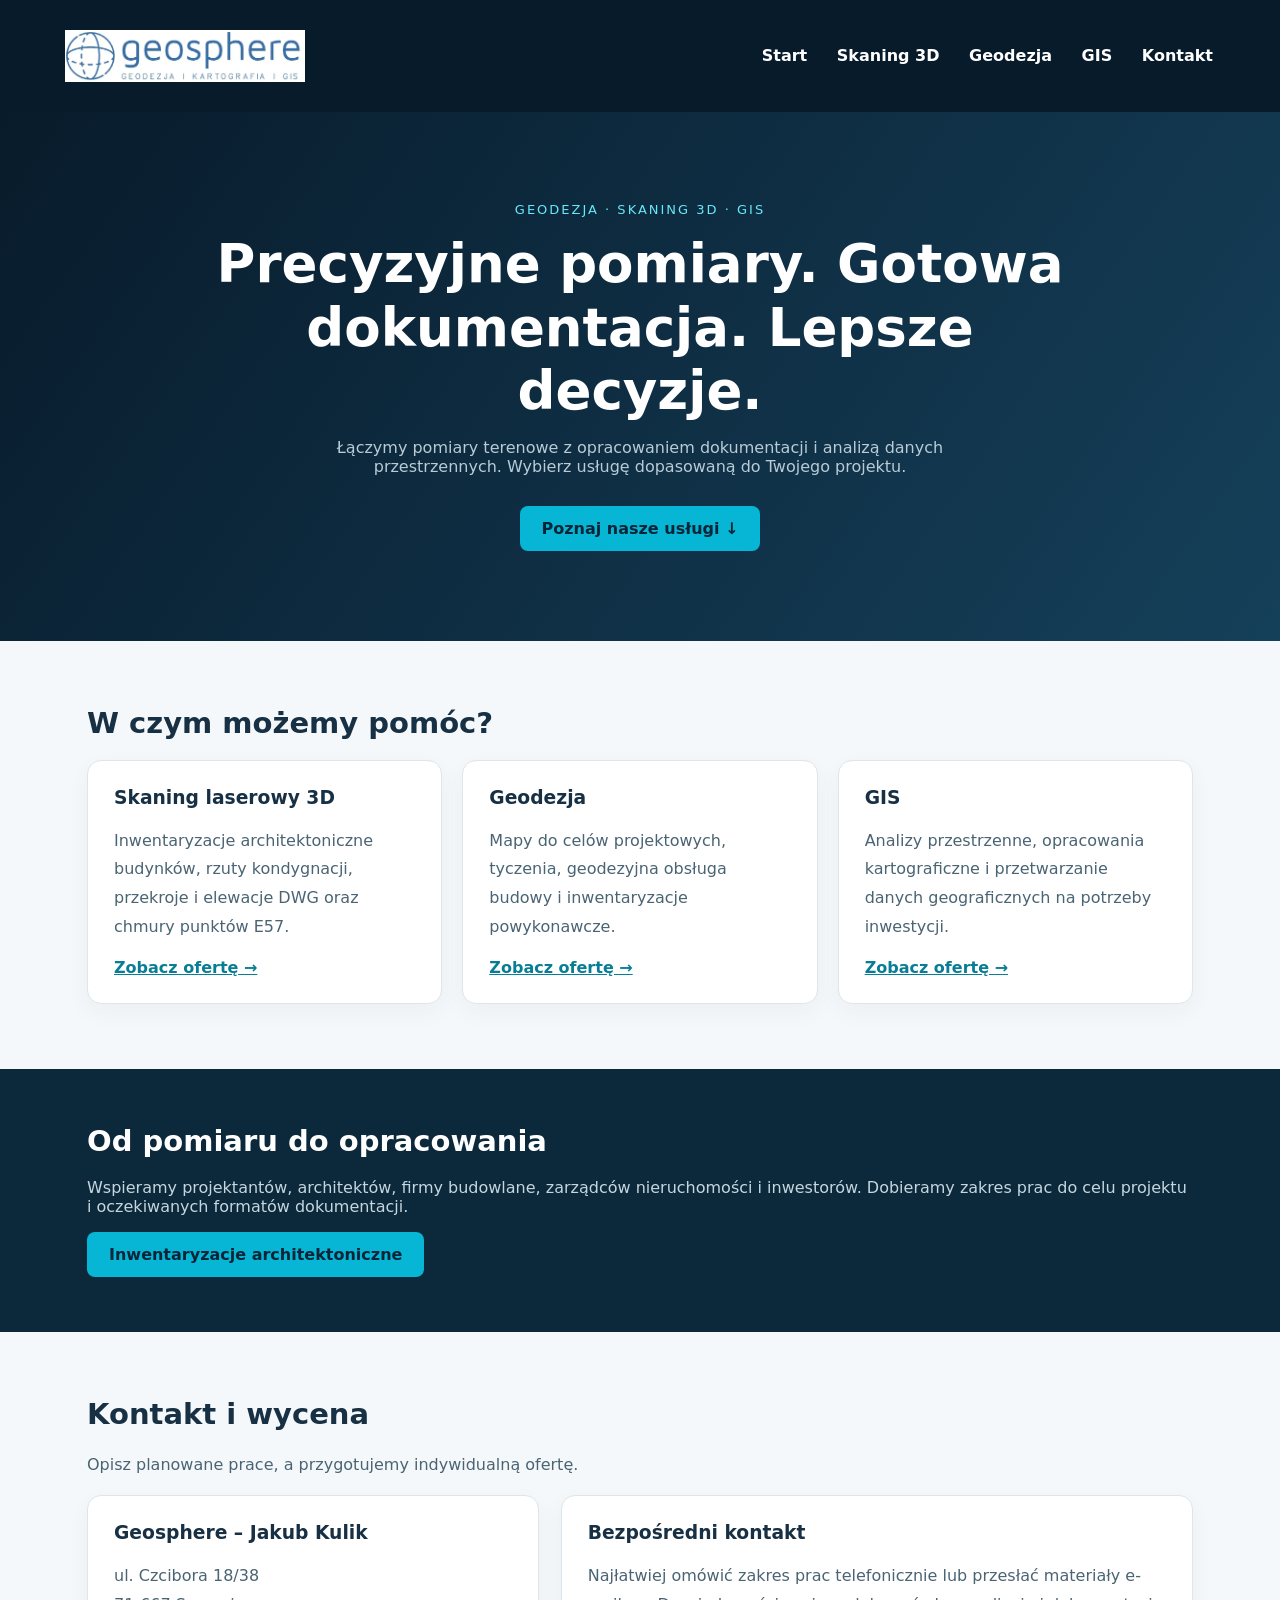
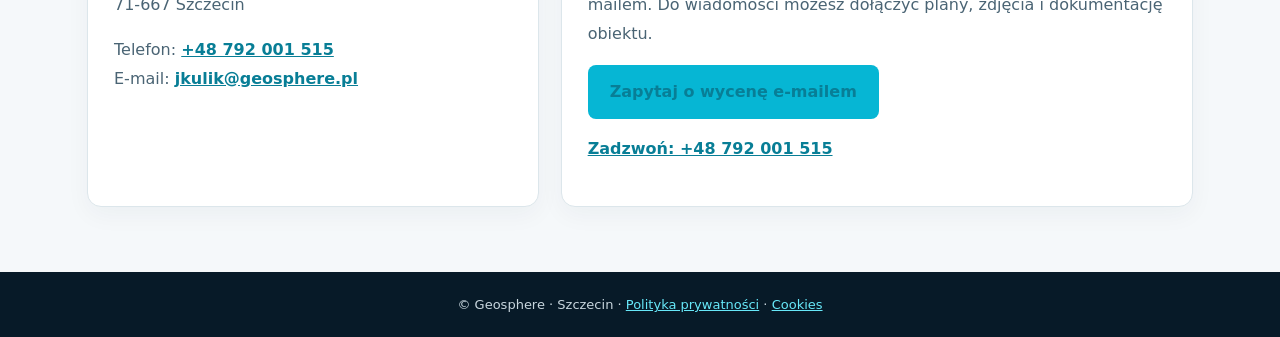
<file: index.html>
<!doctype html><html lang="pl"><head><meta charset="utf-8"><meta name="viewport" content="width=device-width,initial-scale=1"><title>Geodezja, skaning laserowy 3D i GIS – Szczecin | Geosphere</title><meta name="description" content="Geosphere: skaning laserowy 3D, inwentaryzacje architektoniczne DWG, geodezja i analizy GIS. Szczecin i cała Polska."><link rel="stylesheet" href="geosphere.css"><link rel="canonical" href="https://geosphere.pl/"><meta name="robots" content="index,follow"><meta property="og:type" content="website"><meta property="og:title" content="Geosphere – geodezja, skaning 3D i GIS"><meta property="og:url" content="https://geosphere.pl/"></head><body><header><a class="brand" href="index.html" aria-label="Geosphere – strona główna"><img src="images/logo.webp" alt="Logo Geosphere" class="brand-logo"></a><nav aria-label="Menu główne"><a href="index.html">Start</a><a href="skaning-laserowy.html">Skaning 3D</a><a href="geodezja.html">Geodezja</a><a href="gis.html">GIS</a><a href="index.html#kontakt">Kontakt</a></nav></header><main><div class="hero"><div class="eyebrow">Geodezja · Skaning 3D · GIS</div><h1>Precyzyjne pomiary. Gotowa dokumentacja. Lepsze decyzje.</h1><p>Łączymy pomiary terenowe z opracowaniem dokumentacji i analizą danych przestrzennych. Wybierz usługę dopasowaną do Twojego projektu.</p><a class="btn" href="#uslugi">Poznaj nasze usługi ↓</a></div><section class="wrap" id="uslugi"><h2>W czym możemy pomóc?</h2><div class="cards"><article class="card"><h3>Skaning laserowy 3D</h3><p>Inwentaryzacje architektoniczne budynków, rzuty kondygnacji, przekroje i elewacje DWG oraz chmury punktów E57.</p><a href="skaning-laserowy.html">Zobacz ofertę →</a></article><article class="card"><h3>Geodezja</h3><p>Mapy do celów projektowych, tyczenia, geodezyjna obsługa budowy i inwentaryzacje powykonawcze.</p><a href="geodezja.html">Zobacz ofertę →</a></article><article class="card"><h3>GIS</h3><p>Analizy przestrzenne, opracowania kartograficzne i przetwarzanie danych geograficznych na potrzeby inwestycji.</p><a href="gis.html">Zobacz ofertę →</a></article></div></section><section class="band"><div class="wrap"><h2>Od pomiaru do opracowania</h2><p>Wspieramy projektantów, architektów, firmy budowlane, zarządców nieruchomości i inwestorów. Dobieramy zakres prac do celu projektu i oczekiwanych formatów dokumentacji.</p><a class="btn" href="skaning-laserowy.html">Inwentaryzacje architektoniczne</a></div></section><section class="wrap" id="kontakt"><h2>Kontakt i wycena</h2><p class="lead">Opisz planowane prace, a przygotujemy indywidualną ofertę.</p><div class="contact-grid"><div class="card"><h3>Geosphere – Jakub Kulik</h3><p>ul. Czcibora 18/38<br>71-667 Szczecin</p><p>Telefon: <a href="tel:+48792001515">+48 792 001 515</a><br>E-mail: <a href="mailto:jkulik@geosphere.pl">jkulik@geosphere.pl</a></p></div><div class="card"><h3>Bezpośredni kontakt</h3><p>Najłatwiej omówić zakres prac telefonicznie lub przesłać materiały e-mailem. Do wiadomości możesz dołączyć plany, zdjęcia i dokumentację obiektu.</p><p><a class="btn" href="mailto:jkulik@geosphere.pl?subject=Zapytanie%20o%20wycen%C4%99%20%E2%80%93%20Geosphere">Zapytaj o wycenę e-mailem</a></p><p><a href="tel:+48792001515">Zadzwoń: +48 792 001 515</a></p></div></div></section></main><footer>© Geosphere · Szczecin · <a href="privacy.html">Polityka prywatności</a> · <a href="cookies.html">Cookies</a></footer></body></html>
</file>
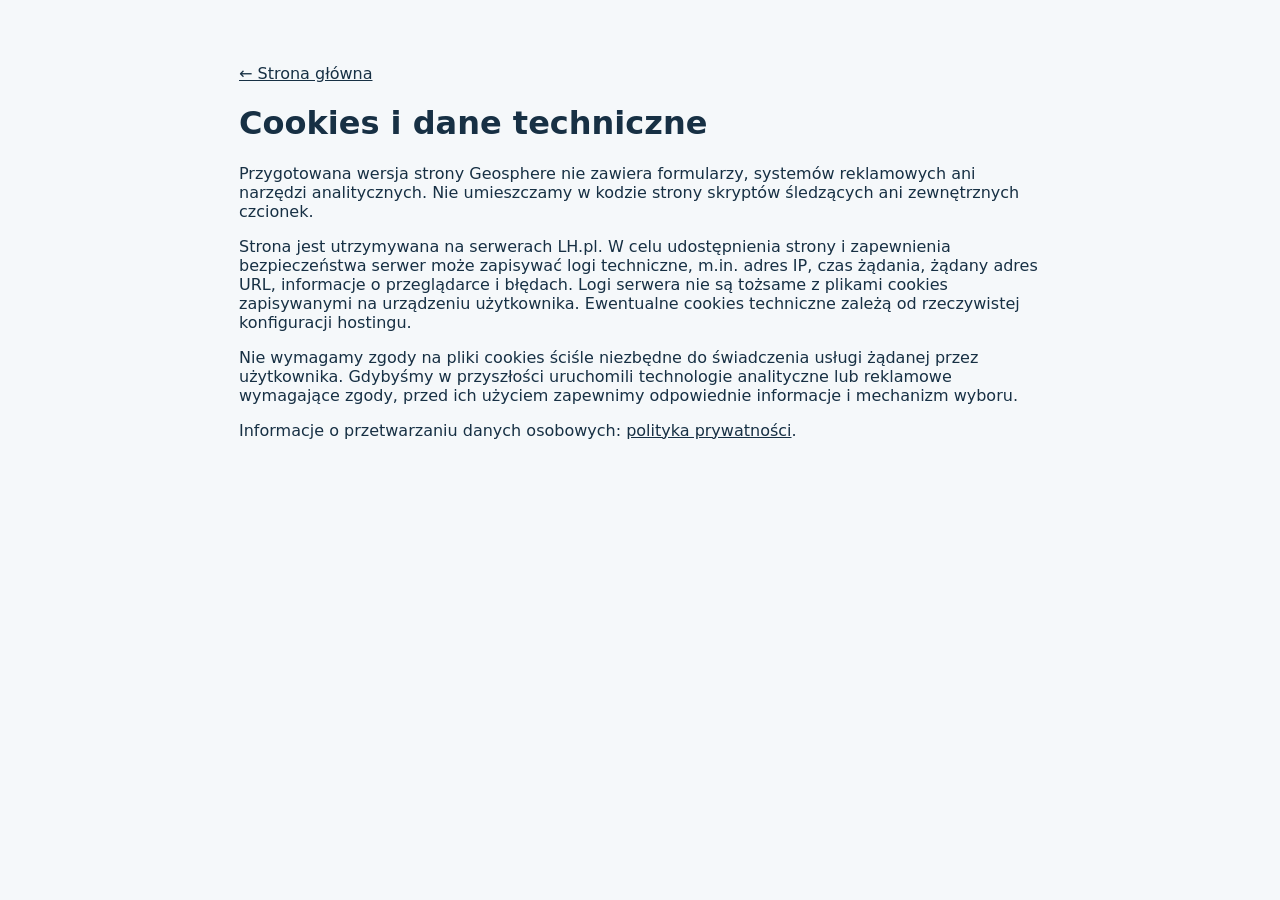
<file: cookies.html>
<!doctype html><html lang="pl"><head><meta charset="utf-8"><meta name="viewport" content="width=device-width,initial-scale=1"><title>Cookies i dane techniczne | Geosphere</title><meta name="robots" content="noindex,follow"><link rel="stylesheet" href="geosphere.css"></head><body><main class="wrap" style="padding:48px 24px;max-width:850px"><p><a href="index.html">← Strona główna</a></p><h1>Cookies i dane techniczne</h1><p>Przygotowana wersja strony Geosphere nie zawiera formularzy, systemów reklamowych ani narzędzi analitycznych. Nie umieszczamy w kodzie strony skryptów śledzących ani zewnętrznych czcionek.</p><p>Strona jest utrzymywana na serwerach LH.pl. W celu udostępnienia strony i zapewnienia bezpieczeństwa serwer może zapisywać logi techniczne, m.in. adres IP, czas żądania, żądany adres URL, informacje o przeglądarce i błędach. Logi serwera nie są tożsame z plikami cookies zapisywanymi na urządzeniu użytkownika. Ewentualne cookies techniczne zależą od rzeczywistej konfiguracji hostingu.</p><p>Nie wymagamy zgody na pliki cookies ściśle niezbędne do świadczenia usługi żądanej przez użytkownika. Gdybyśmy w przyszłości uruchomili technologie analityczne lub reklamowe wymagające zgody, przed ich użyciem zapewnimy odpowiednie informacje i mechanizm wyboru.</p><p>Informacje o przetwarzaniu danych osobowych: <a href="privacy.html">polityka prywatności</a>.</p></main></body></html>
</file>
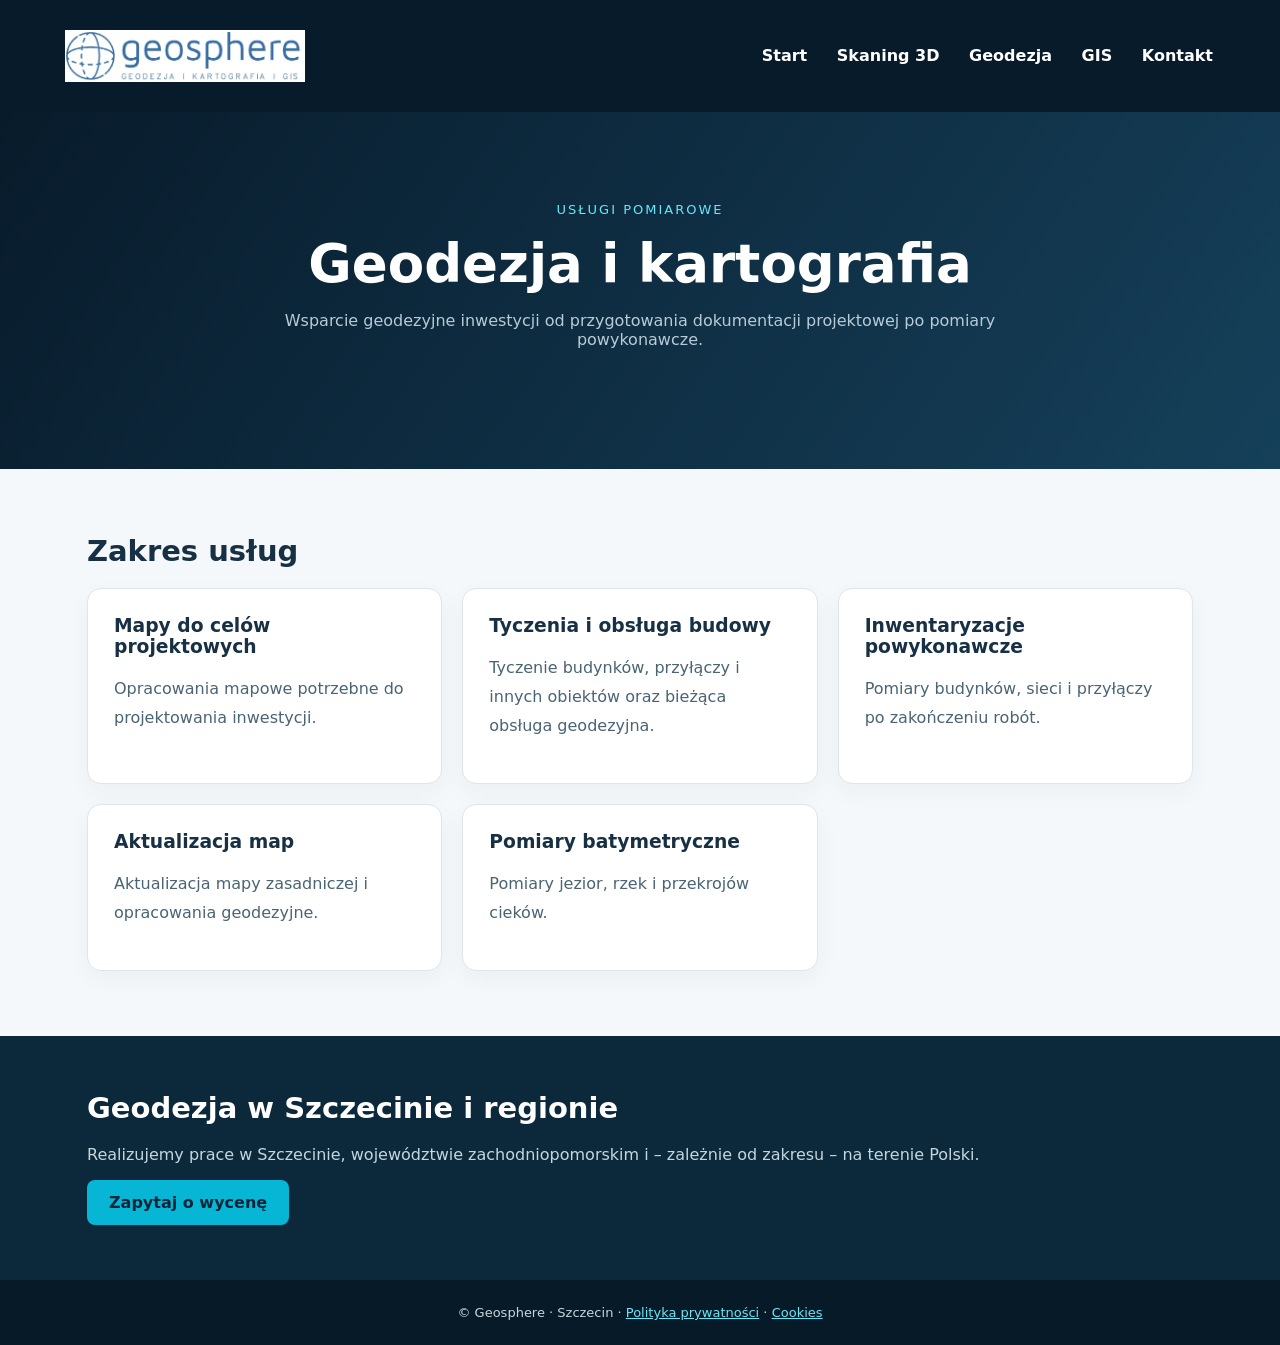
<file: geodezja.html>
<!doctype html><html lang="pl"><head><meta charset="utf-8"><meta name="viewport" content="width=device-width,initial-scale=1"><title>Usługi geodezyjne Szczecin | Geosphere</title><meta name="description" content="Mapy do celów projektowych, tyczenie, inwentaryzacje powykonawcze i obsługa geodezyjna inwestycji."><link rel="stylesheet" href="geosphere.css"><link rel="canonical" href="https://geosphere.pl/geodezja.html"><meta name="robots" content="index,follow"><meta property="og:type" content="website"><meta property="og:title" content="Usługi geodezyjne – Geosphere"><meta property="og:url" content="https://geosphere.pl/geodezja.html"></head><body><header><a class="brand" href="index.html" aria-label="Geosphere – strona główna"><img src="images/logo.webp" alt="Logo Geosphere" class="brand-logo"></a><nav aria-label="Menu główne"><a href="index.html">Start</a><a href="skaning-laserowy.html">Skaning 3D</a><a href="geodezja.html">Geodezja</a><a href="gis.html">GIS</a><a href="index.html#kontakt">Kontakt</a></nav></header><main><section class="hero"><div class="eyebrow">Usługi pomiarowe</div><h1>Geodezja i kartografia</h1><p>Wsparcie geodezyjne inwestycji od przygotowania dokumentacji projektowej po pomiary powykonawcze.</p></section><section class="wrap"><h2>Zakres usług</h2><div class="cards"><article class="card"><h3>Mapy do celów projektowych</h3><p>Opracowania mapowe potrzebne do projektowania inwestycji.</p></article><article class="card"><h3>Tyczenia i obsługa budowy</h3><p>Tyczenie budynków, przyłączy i innych obiektów oraz bieżąca obsługa geodezyjna.</p></article><article class="card"><h3>Inwentaryzacje powykonawcze</h3><p>Pomiary budynków, sieci i przyłączy po zakończeniu robót.</p></article><article class="card"><h3>Aktualizacja map</h3><p>Aktualizacja mapy zasadniczej i opracowania geodezyjne.</p></article><article class="card"><h3>Pomiary batymetryczne</h3><p>Pomiary jezior, rzek i przekrojów cieków.</p></article></div></section><section class="band"><div class="wrap"><h2>Geodezja w Szczecinie i regionie</h2><p>Realizujemy prace w Szczecinie, województwie zachodniopomorskim i – zależnie od zakresu – na terenie Polski.</p><a class="btn" href="index.html#kontakt">Zapytaj o wycenę</a></div></section></main><footer>© Geosphere · Szczecin · <a href="privacy.html">Polityka prywatności</a> · <a href="cookies.html">Cookies</a></footer></body></html>
</file>
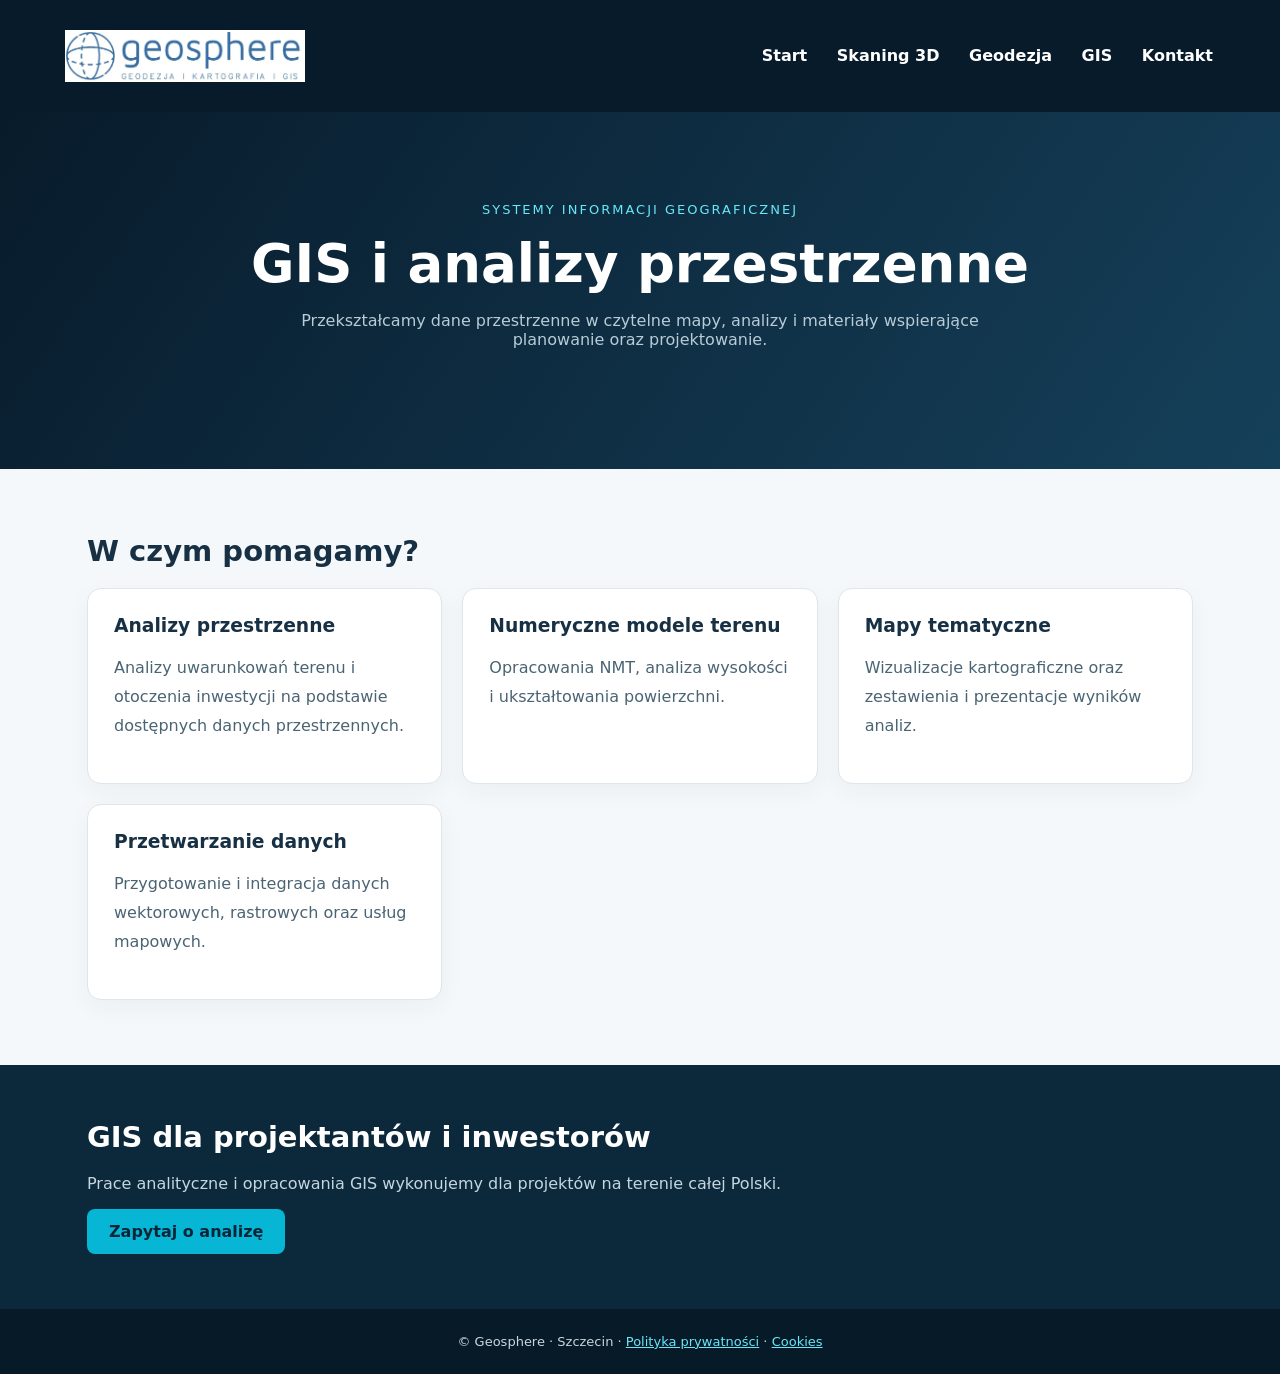
<file: gis.html>
<!doctype html><html lang="pl"><head><meta charset="utf-8"><meta name="viewport" content="width=device-width,initial-scale=1"><title>Usługi GIS i analizy przestrzenne | Geosphere</title><meta name="description" content="Analizy przestrzenne GIS, opracowania kartograficzne, modele terenu i przetwarzanie danych geograficznych."><link rel="stylesheet" href="geosphere.css"><link rel="canonical" href="https://geosphere.pl/gis.html"><meta name="robots" content="index,follow"><meta property="og:type" content="website"><meta property="og:title" content="GIS i analizy przestrzenne – Geosphere"><meta property="og:url" content="https://geosphere.pl/gis.html"></head><body><header><a class="brand" href="index.html" aria-label="Geosphere – strona główna"><img src="images/logo.webp" alt="Logo Geosphere" class="brand-logo"></a><nav aria-label="Menu główne"><a href="index.html">Start</a><a href="skaning-laserowy.html">Skaning 3D</a><a href="geodezja.html">Geodezja</a><a href="gis.html">GIS</a><a href="index.html#kontakt">Kontakt</a></nav></header><main><section class="hero"><div class="eyebrow">Systemy informacji geograficznej</div><h1>GIS i analizy przestrzenne</h1><p>Przekształcamy dane przestrzenne w czytelne mapy, analizy i materiały wspierające planowanie oraz projektowanie.</p></section><section class="wrap"><h2>W czym pomagamy?</h2><div class="cards"><article class="card"><h3>Analizy przestrzenne</h3><p>Analizy uwarunkowań terenu i otoczenia inwestycji na podstawie dostępnych danych przestrzennych.</p></article><article class="card"><h3>Numeryczne modele terenu</h3><p>Opracowania NMT, analiza wysokości i ukształtowania powierzchni.</p></article><article class="card"><h3>Mapy tematyczne</h3><p>Wizualizacje kartograficzne oraz zestawienia i prezentacje wyników analiz.</p></article><article class="card"><h3>Przetwarzanie danych</h3><p>Przygotowanie i integracja danych wektorowych, rastrowych oraz usług mapowych.</p></article></div></section><section class="band"><div class="wrap"><h2>GIS dla projektantów i inwestorów</h2><p>Prace analityczne i opracowania GIS wykonujemy dla projektów na terenie całej Polski.</p><a class="btn" href="index.html#kontakt">Zapytaj o analizę</a></div></section></main><footer>© Geosphere · Szczecin · <a href="privacy.html">Polityka prywatności</a> · <a href="cookies.html">Cookies</a></footer></body></html>
</file>
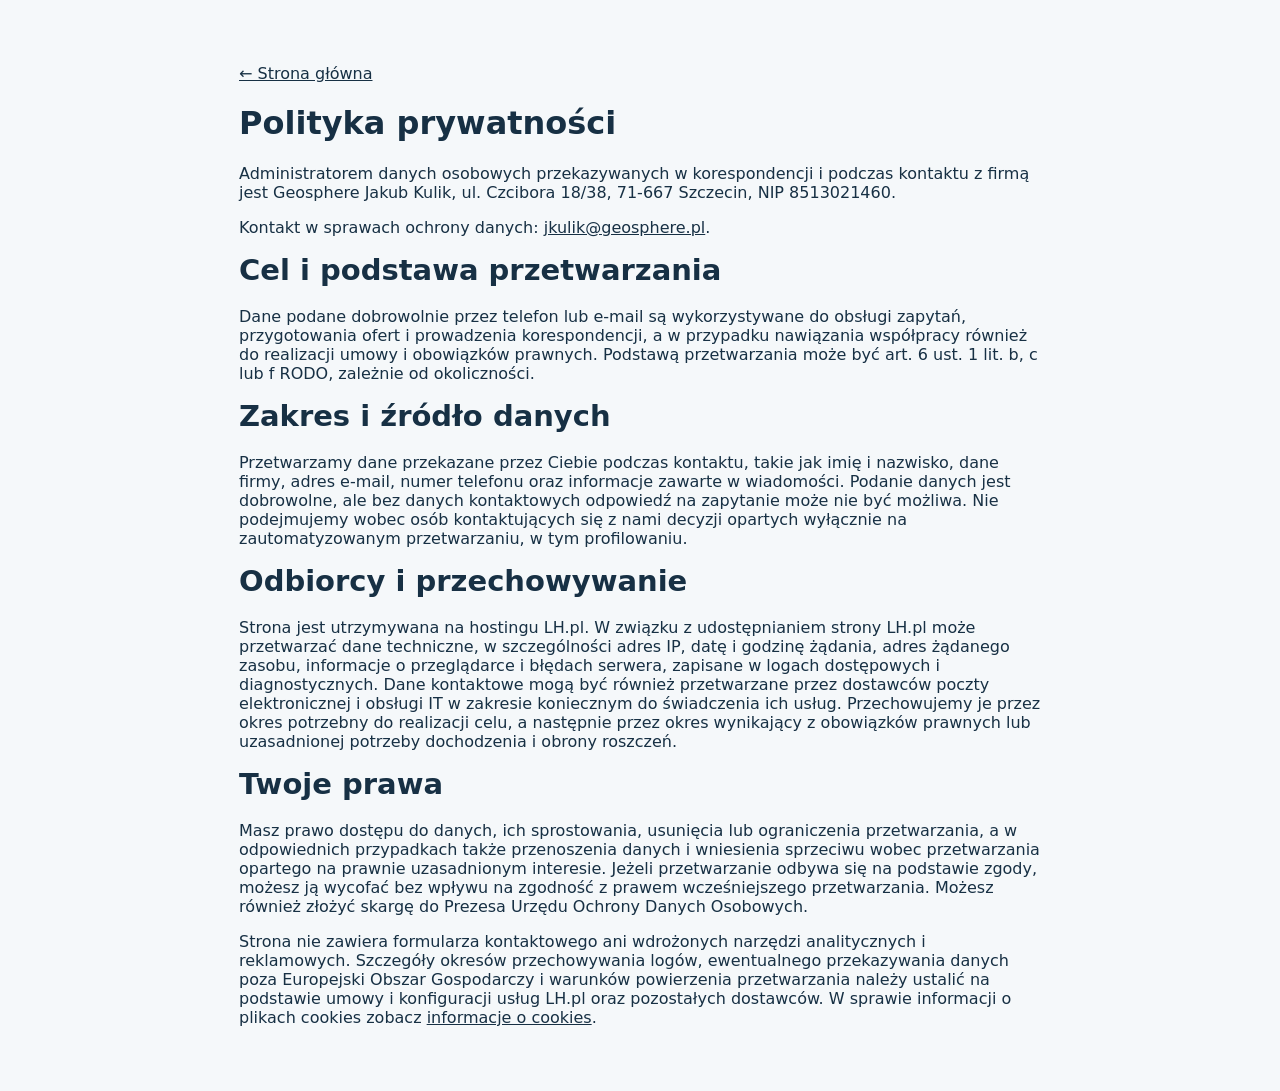
<file: privacy.html>
<!doctype html><html lang="pl"><head><meta charset="utf-8"><meta name="viewport" content="width=device-width, initial-scale=1"><title>Polityka prywatności | Geosphere</title><meta name="robots" content="noindex,follow"><link rel="stylesheet" href="geosphere.css"></head><body><main class="wrap" style="padding:48px 24px;max-width:850px"><p><a href="index.html">← Strona główna</a></p><h1>Polityka prywatności</h1><p>Administratorem danych osobowych przekazywanych w korespondencji i podczas kontaktu z firmą jest Geosphere Jakub Kulik, ul. Czcibora 18/38, 71-667 Szczecin, NIP 8513021460.</p><p>Kontakt w sprawach ochrony danych: <a href="mailto:jkulik@geosphere.pl">jkulik@geosphere.pl</a>.</p><h2>Cel i podstawa przetwarzania</h2><p>Dane podane dobrowolnie przez telefon lub e-mail są wykorzystywane do obsługi zapytań, przygotowania ofert i prowadzenia korespondencji, a w przypadku nawiązania współpracy również do realizacji umowy i obowiązków prawnych. Podstawą przetwarzania może być art. 6 ust. 1 lit. b, c lub f RODO, zależnie od okoliczności.</p><h2>Zakres i źródło danych</h2><p>Przetwarzamy dane przekazane przez Ciebie podczas kontaktu, takie jak imię i nazwisko, dane firmy, adres e-mail, numer telefonu oraz informacje zawarte w wiadomości. Podanie danych jest dobrowolne, ale bez danych kontaktowych odpowiedź na zapytanie może nie być możliwa. Nie podejmujemy wobec osób kontaktujących się z nami decyzji opartych wyłącznie na zautomatyzowanym przetwarzaniu, w tym profilowaniu.</p><h2>Odbiorcy i przechowywanie</h2><p>Strona jest utrzymywana na hostingu LH.pl. W związku z udostępnianiem strony LH.pl może przetwarzać dane techniczne, w szczególności adres IP, datę i godzinę żądania, adres żądanego zasobu, informacje o przeglądarce i błędach serwera, zapisane w logach dostępowych i diagnostycznych. Dane kontaktowe mogą być również przetwarzane przez dostawców poczty elektronicznej i obsługi IT w zakresie koniecznym do świadczenia ich usług. Przechowujemy je przez okres potrzebny do realizacji celu, a następnie przez okres wynikający z obowiązków prawnych lub uzasadnionej potrzeby dochodzenia i obrony roszczeń.</p><h2>Twoje prawa</h2><p>Masz prawo dostępu do danych, ich sprostowania, usunięcia lub ograniczenia przetwarzania, a w odpowiednich przypadkach także przenoszenia danych i wniesienia sprzeciwu wobec przetwarzania opartego na prawnie uzasadnionym interesie. Jeżeli przetwarzanie odbywa się na podstawie zgody, możesz ją wycofać bez wpływu na zgodność z prawem wcześniejszego przetwarzania. Możesz również złożyć skargę do Prezesa Urzędu Ochrony Danych Osobowych.</p><p>Strona nie zawiera formularza kontaktowego ani wdrożonych narzędzi analitycznych i reklamowych. Szczegóły okresów przechowywania logów, ewentualnego przekazywania danych poza Europejski Obszar Gospodarczy i warunków powierzenia przetwarzania należy ustalić na podstawie umowy i konfiguracji usług LH.pl oraz pozostałych dostawców. W sprawie informacji o plikach cookies zobacz <a href="cookies.html">informacje o cookies</a>.</p></main></body></html>
</file>
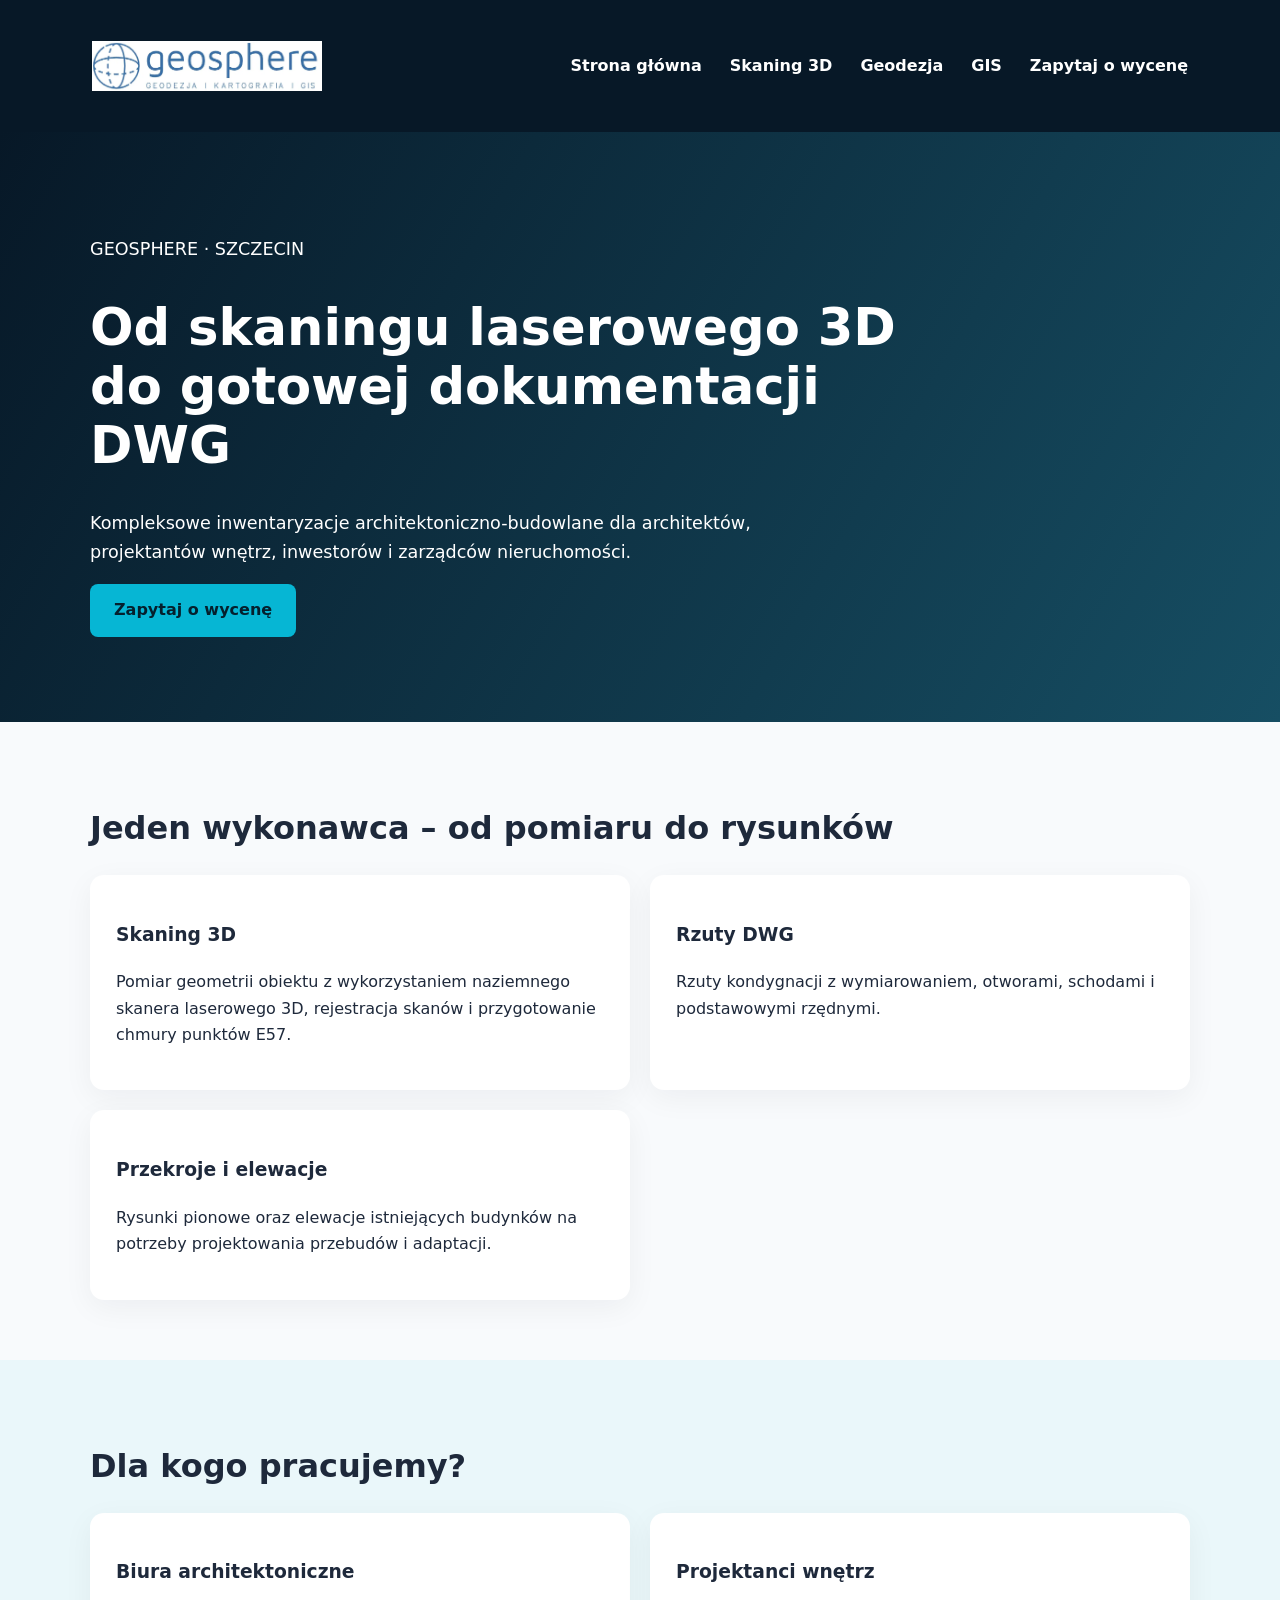
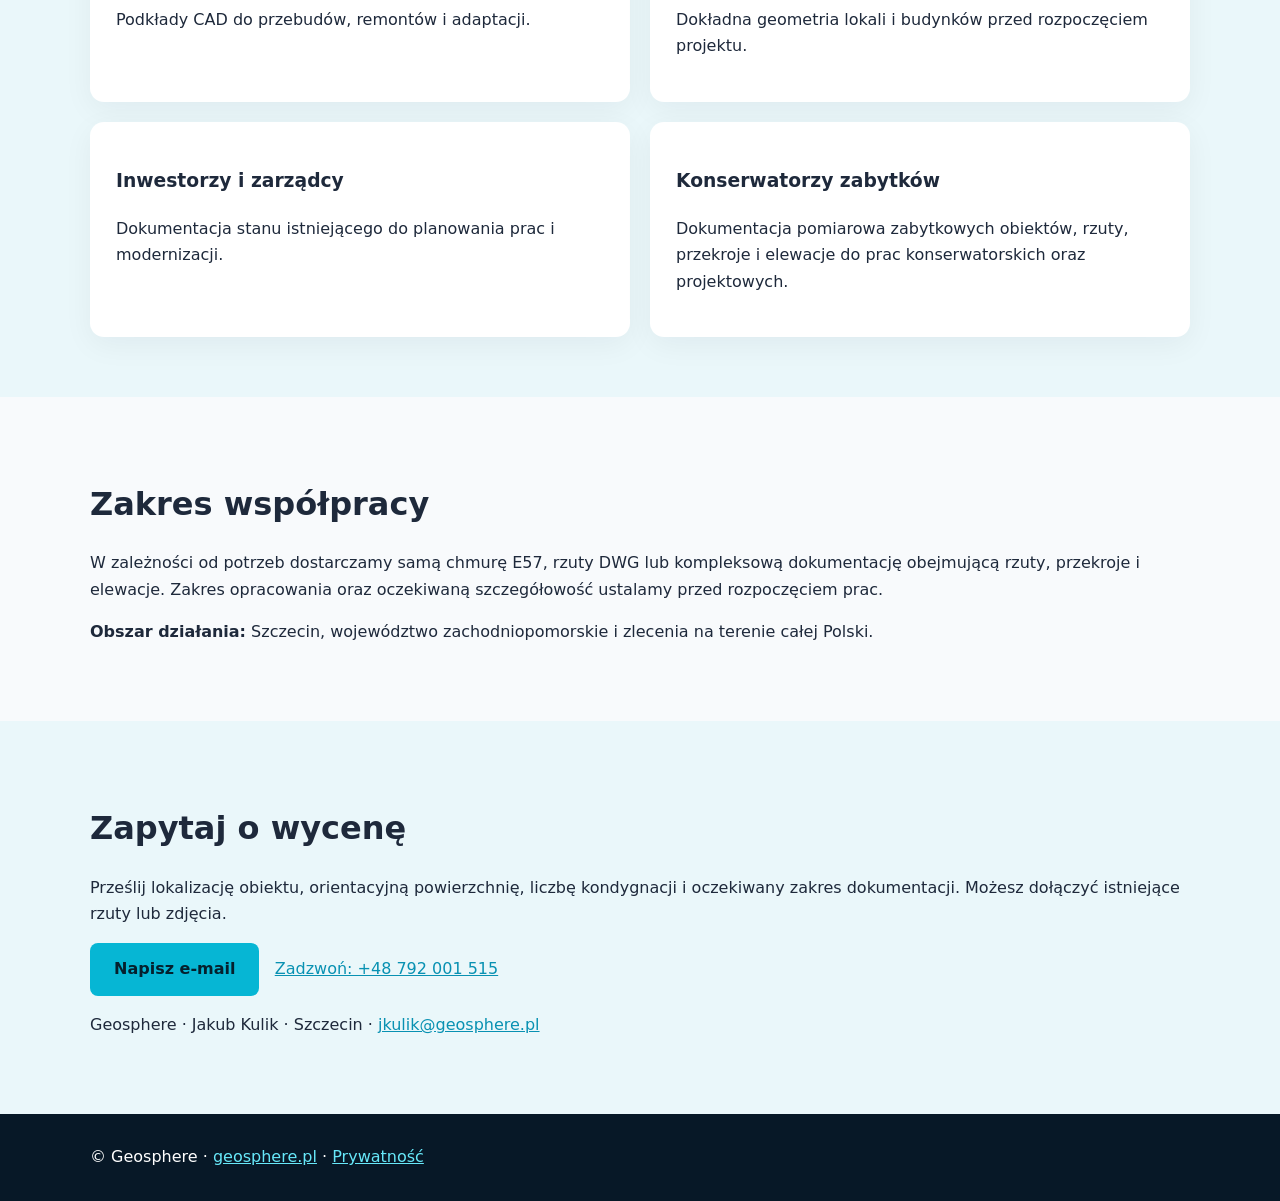
<file: skaning-laserowy.html>
<!doctype html><html lang="pl"><head><meta charset="utf-8"><meta name="viewport" content="width=device-width, initial-scale=1"><title>Skaning laserowy 3D Szczecin | Inwentaryzacje DWG – Geosphere</title><meta name="description" content="Skaning laserowy 3D i kompleksowe inwentaryzacje architektoniczne. Rzuty, przekroje, elewacje DWG i chmury E57. Szczecin i cała Polska."><link rel="canonical" href="https://geosphere.pl/skaning-laserowy.html"><style>
:root{--primary:#06b6d4;--ink:#1e293b}*{box-sizing:border-box}body{margin:0;font-family:system-ui,-apple-system,'Segoe UI',Arial,sans-serif;color:var(--ink);background:#f8fafc;line-height:1.65}a{color:#0891b2}header{background:#071827;color:white;padding:18px max(24px,calc((100vw - 1100px)/2))}nav{display:flex;gap:24px;flex-wrap:wrap;align-items:center}nav a{color:white;text-decoration:none}.brand{font-weight:700;font-size:1.35rem;margin-right:auto}.hero{background:linear-gradient(120deg,#071827,#164e63);color:white;padding:85px 24px}.wrap{max-width:1100px;margin:auto}.hero h1{font-size:clamp(2rem,4vw,3.4rem);line-height:1.15;max-width:850px}.hero p{max-width:740px;font-size:1.1rem}.btn{display:inline-block;background:#06b6d4;color:#05202d;text-decoration:none;font-weight:700;padding:13px 24px;border-radius:8px;border:0;cursor:pointer}section{padding:60px 24px}h2{font-size:2rem;line-height:1.25}.grid{display:grid;grid-template-columns:repeat(2,minmax(0,1fr));gap:20px}.card{background:white;padding:26px;border-radius:14px;box-shadow:0 8px 30px #0f172a0d}.muted{color:#475569}.soft{background:#eaf7fa}form{display:grid;grid-template-columns:1fr 1fr;gap:16px}label{display:flex;flex-direction:column;font-weight:600;gap:5px}input,select,textarea{font:inherit;padding:11px;border:1px solid #94a3b8;border-radius:7px;max-width:100%}.full{grid-column:1/-1}footer{background:#071827;color:white;padding:30px 24px}footer a{color:#67e8f9}@media(max-width:720px){.grid{grid-template-columns:1fr}form{grid-template-columns:1fr}.hero{padding:55px 24px}section{padding:40px 24px}}
header .brand-logo{height:76px;width:auto;max-width:230px;object-fit:contain}header .brand{display:inline-flex;align-items:center}@media(max-width:600px){header .brand-logo{height:62px}}header nav a{font-size:16px;font-weight:600;padding:10px 2px;white-space:nowrap}header nav a:focus-visible{outline:2px solid #67e8f9;outline-offset:3px}@media(max-width:900px){header{padding:16px 22px}nav{gap:12px 18px}}@media(max-width:620px){nav{justify-content:center;gap:5px 14px}nav .brand{width:100%;justify-content:center;margin-right:0}nav a{font-size:15px;padding:9px 3px}}
</style></head><body><header><nav><a class="brand" href="index.html" aria-label="Geosphere – strona główna"><img src="images/logo.webp" alt="Logo Geosphere" class="brand-logo"></a><a href="index.html">Strona główna</a><a href="skaning-laserowy.html">Skaning 3D</a><a href="geodezja.html">Geodezja</a><a href="gis.html">GIS</a><a href="#wycena">Zapytaj o wycenę</a></nav></header><main><div class="hero"><div class="wrap"><p>GEOSPHERE · SZCZECIN</p><h1>Od skaningu laserowego 3D do gotowej dokumentacji DWG</h1><p>Kompleksowe inwentaryzacje architektoniczno-budowlane dla architektów, projektantów wnętrz, inwestorów i zarządców nieruchomości.</p><a class="btn" href="#wycena">Zapytaj o wycenę</a></div></div>
<section><div class="wrap"><h2>Jeden wykonawca – od pomiaru do rysunków</h2><div class="grid"><article class="card"><h3>Skaning 3D</h3><p>Pomiar geometrii obiektu z wykorzystaniem naziemnego skanera laserowego 3D, rejestracja skanów i przygotowanie chmury punktów E57.</p></article><article class="card"><h3>Rzuty DWG</h3><p>Rzuty kondygnacji z wymiarowaniem, otworami, schodami i podstawowymi rzędnymi.</p></article><article class="card"><h3>Przekroje i elewacje</h3><p>Rysunki pionowe oraz elewacje istniejących budynków na potrzeby projektowania przebudów i adaptacji.</p></article></div></div></section>
<section class="soft"><div class="wrap"><h2>Dla kogo pracujemy?</h2><div class="grid"><div class="card"><h3>Biura architektoniczne</h3><p>Podkłady CAD do przebudów, remontów i adaptacji.</p></div><div class="card"><h3>Projektanci wnętrz</h3><p>Dokładna geometria lokali i budynków przed rozpoczęciem projektu.</p></div><div class="card"><h3>Inwestorzy i zarządcy</h3><p>Dokumentacja stanu istniejącego do planowania prac i modernizacji.</p></div><div class="card"><h3>Konserwatorzy zabytków</h3><p>Dokumentacja pomiarowa zabytkowych obiektów, rzuty, przekroje i elewacje do prac konserwatorskich oraz projektowych.</p></div></div></div></section>
<section><div class="wrap"><h2>Zakres współpracy</h2><p>W zależności od potrzeb dostarczamy samą chmurę E57, rzuty DWG lub kompleksową dokumentację obejmującą rzuty, przekroje i elewacje. Zakres opracowania oraz oczekiwaną szczegółowość ustalamy przed rozpoczęciem prac.</p><p><strong>Obszar działania:</strong> Szczecin, województwo zachodniopomorskie i zlecenia na terenie całej Polski.</p></div></section>
<section class="soft" id="wycena"><div class="wrap"><h2>Zapytaj o wycenę</h2><p>Prześlij lokalizację obiektu, orientacyjną powierzchnię, liczbę kondygnacji i oczekiwany zakres dokumentacji. Możesz dołączyć istniejące rzuty lub zdjęcia.</p><p><a class="btn" href="mailto:jkulik@geosphere.pl?subject=Skaning%20laserowy%203D%20%E2%80%93%20zapytanie%20o%20wycen%C4%99">Napisz e-mail</a> &nbsp; <a href="tel:+48792001515">Zadzwoń: +48 792 001 515</a></p><p>Geosphere · Jakub Kulik · Szczecin · <a href="mailto:jkulik@geosphere.pl">jkulik@geosphere.pl</a></p></div></section></main><footer><div class="wrap">© Geosphere · <a href="index.html">geosphere.pl</a> · <a href="privacy.html">Prywatność</a></div></footer></body></html>
</file>
<file: geosphere.css>
:root{--bg:#081b2b;--panel:#123249;--cyan:#06b6d4;--ink:#eaf5fb;--muted:#b8cbd6}*{box-sizing:border-box}body{margin:0;font-family:system-ui,-apple-system,'Segoe UI',Arial,sans-serif;background:#f5f8fa;color:#173044}a{color:inherit}header{background:var(--bg);color:white;padding:18px max(5%,calc((100% - 1150px)/2));display:flex;justify-content:space-between;align-items:center;gap:20px;flex-wrap:wrap}header .brand{font-size:24px;font-weight:700;letter-spacing:1px;text-decoration:none}nav{display:flex;gap:20px;flex-wrap:wrap}nav a{text-decoration:none;font-size:14px}nav a:hover{color:#67e8f9}.hero{background:linear-gradient(125deg,#081b2b,#15405a);color:white;text-align:center;padding:90px 20px}.hero h1{font-size:clamp(30px,5vw,53px);line-height:1.2;margin:15px auto;max-width:850px}.hero p{color:var(--muted);max-width:730px;margin:15px auto 30px}.eyebrow{color:#67e8f9;text-transform:uppercase;letter-spacing:2px;font-size:13px}.btn{display:inline-block;padding:13px 22px;background:var(--cyan);color:#062538;border-radius:8px;text-decoration:none;font-weight:700}.wrap{max-width:1150px;margin:auto;padding:65px 22px}.wrap h2{font-size:29px;margin:0 0 20px}.cards{display:grid;grid-template-columns:repeat(3,minmax(0,1fr));gap:20px}.card{background:white;border:1px solid #dce6eb;border-radius:14px;padding:26px;box-shadow:0 8px 25px #1530440b}.card h3{margin-top:0}.card a{color:#087e96;font-weight:700}.card p,.lead{color:#4a6474;line-height:1.8}.band{background:#0c293c;color:white}.band p{color:#c5d6df}.band .wrap{padding-top:55px;padding-bottom:55px}footer{background:#071a28;color:#c8d6de;text-align:center;padding:25px;font-size:13px}footer a{color:#67e8f9}@media(max-width:720px){.cards{grid-template-columns:1fr}.hero{padding:65px 20px}header{justify-content:center;text-align:center}nav{justify-content:center}}
/* Brand and contact */
.brand{display:inline-flex;align-items:center;gap:10px}.brand-logo{width:46px;height:46px;object-fit:contain}.contact-grid{display:grid;grid-template-columns:minmax(230px,1fr) minmax(320px,1.4fr);gap:22px}.quote-form{display:grid;gap:14px}.quote-form label{display:grid;gap:6px;font-size:14px;font-weight:600}.quote-form input:not([type=checkbox]),.quote-form select,.quote-form textarea{width:100%;border:1px solid #b9cad4;border-radius:7px;padding:12px;font:inherit;background:white;color:#173044}.quote-form .check{display:flex;align-items:flex-start;gap:10px;font-weight:400}.quote-form .check input{margin-top:5px}.quote-form button{border:0;cursor:pointer;justify-self:start}@media(max-width:720px){.contact-grid{grid-template-columns:1fr}}

header .brand-logo{width:auto;height:76px;max-width:240px;object-fit:contain}@media(max-width:720px){header .brand-logo{height:64px}}

/* Unified readable navigation, tablet and mobile */
header nav{display:flex;align-items:center;gap:clamp(14px,2vw,26px);flex-wrap:wrap}header nav a{font-size:16px;font-weight:600;line-height:1.5;white-space:nowrap;padding:10px 2px}header nav a:focus-visible{outline:2px solid #67e8f9;outline-offset:3px}@media(max-width:900px){header{padding:14px 22px}header nav{gap:12px 18px}}@media(max-width:620px){header{flex-direction:column;gap:8px}header nav{justify-content:center;gap:4px 14px}header nav a{font-size:15px;padding:9px 3px}.wrap{padding:42px 18px}.hero h1{font-size:clamp(28px,8vw,40px)}}
</file>
